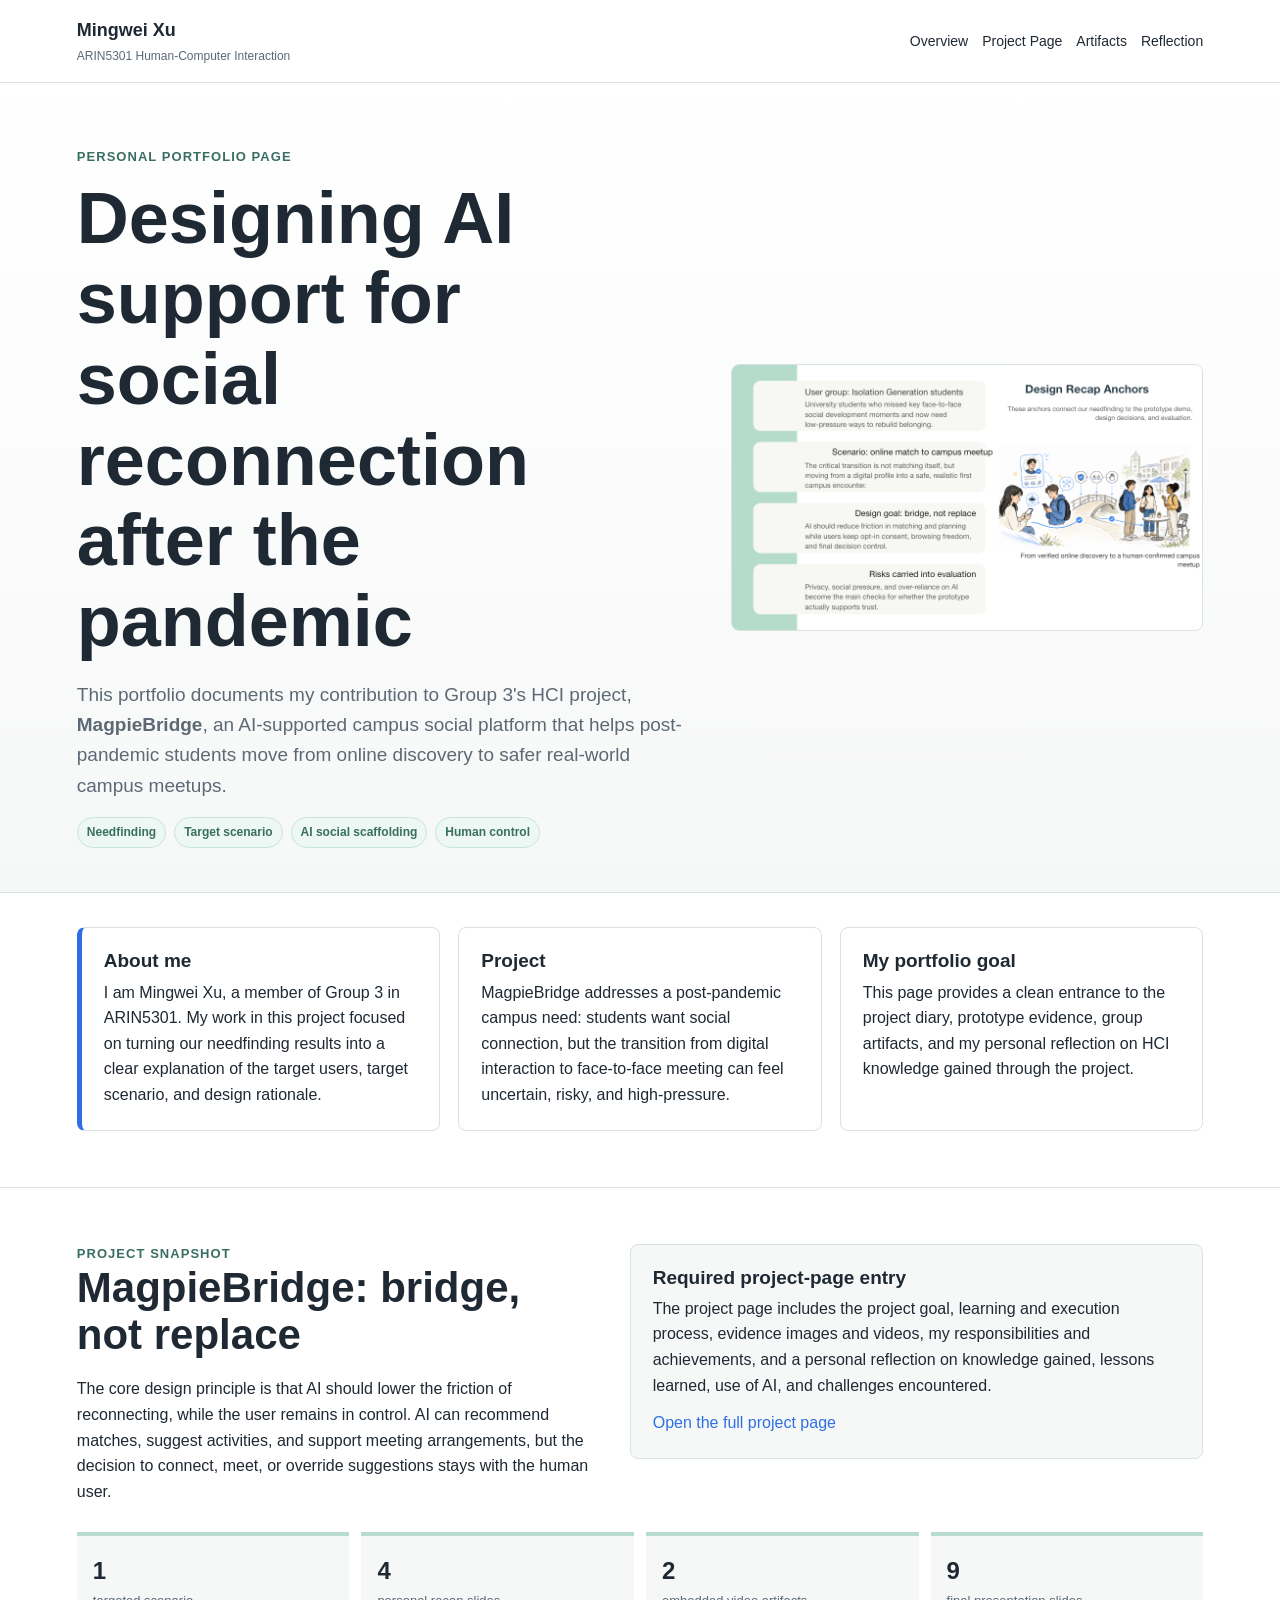
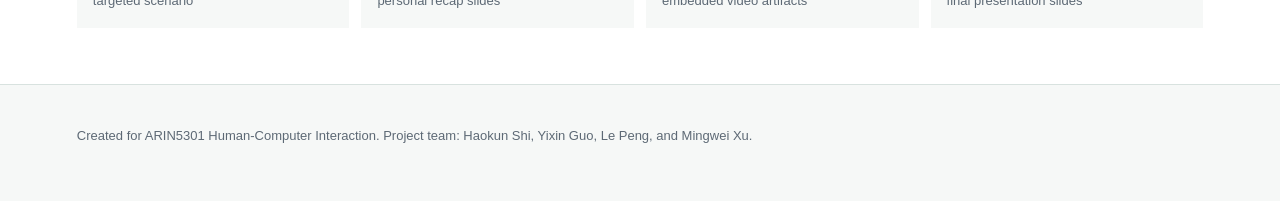
<file: index.html>
<!doctype html>
<html lang="en">
  <head>
    <meta charset="utf-8" />
    <meta name="viewport" content="width=device-width, initial-scale=1" />
    <title>Mingwei Xu | HCI Portfolio</title>
    <link rel="stylesheet" href="styles.css" />
  </head>
  <body>
    <header class="site-header">
      <div class="brand">
        <strong>Mingwei Xu</strong>
        <span>ARIN5301 Human-Computer Interaction</span>
      </div>
      <nav class="nav" aria-label="Main navigation">
        <a href="index.html">Overview</a>
        <a href="project.html">Project Page</a>
        <a href="project.html#artifacts">Artifacts</a>
        <a href="project.html#reflection">Reflection</a>
      </nav>
    </header>

    <main>
      <section class="hero">
        <div>
          <p class="eyebrow">Personal Portfolio Page</p>
          <h1>Designing AI support for social reconnection after the pandemic</h1>
          <p class="lede">
            This portfolio documents my contribution to Group 3's HCI project,
            <strong>MagpieBridge</strong>, an AI-supported campus social platform that helps
            post-pandemic students move from online discovery to safer real-world campus meetups.
          </p>
          <div class="tag-list">
            <span class="tag">Needfinding</span>
            <span class="tag">Target scenario</span>
            <span class="tag">AI social scaffolding</span>
            <span class="tag">Human control</span>
          </div>
        </div>
        <div class="hero-visual">
          <img src="assets/slides/slide-04.png" alt="Design recap slide showing online discovery to human-confirmed campus meetup" />
        </div>
      </section>

      <section class="section tight">
        <div class="intro-grid">
          <article class="panel accent">
            <h3>About me</h3>
            <p>
              I am Mingwei Xu, a member of Group 3 in ARIN5301. My work in this project focused on
              turning our needfinding results into a clear explanation of the target users, target
              scenario, and design rationale.
            </p>
          </article>
          <article class="panel">
            <h3>Project</h3>
            <p>
              MagpieBridge addresses a post-pandemic campus need: students want social connection,
              but the transition from digital interaction to face-to-face meeting can feel uncertain,
              risky, and high-pressure.
            </p>
          </article>
          <article class="panel">
            <h3>My portfolio goal</h3>
            <p>
              This page provides a clean entrance to the project diary, prototype evidence, group
              artifacts, and my personal reflection on HCI knowledge gained through the project.
            </p>
          </article>
        </div>
      </section>

      <section class="section">
        <div class="two-col">
          <div>
            <p class="eyebrow">Project snapshot</p>
            <h2>MagpieBridge: bridge, not replace</h2>
            <p>
              The core design principle is that AI should lower the friction of reconnecting, while
              the user remains in control. AI can recommend matches, suggest activities, and support
              meeting arrangements, but the decision to connect, meet, or override suggestions stays
              with the human user.
            </p>
          </div>
          <div class="panel tint">
            <h3>Required project-page entry</h3>
            <p>
              The project page includes the project goal, learning and execution process, evidence
              images and videos, my responsibilities and achievements, and a personal reflection on
              knowledge gained, lessons learned, use of AI, and challenges encountered.
            </p>
            <p><a href="project.html">Open the full project page</a></p>
          </div>
        </div>
        <div class="metric-row" aria-label="Portfolio highlights">
          <div class="metric">
            <strong>1</strong>
            <span>targeted scenario</span>
          </div>
          <div class="metric">
            <strong>4</strong>
            <span>personal recap slides</span>
          </div>
          <div class="metric">
            <strong>2</strong>
            <span>embedded video artifacts</span>
          </div>
          <div class="metric">
            <strong>9</strong>
            <span>final presentation slides</span>
          </div>
        </div>
      </section>
    </main>

    <footer class="site-footer">
      <p>
        Created for ARIN5301 Human-Computer Interaction. Project team: Haokun Shi, Yixin Guo,
        Le Peng, and Mingwei Xu.
      </p>
    </footer>
  </body>
</html>
</file>
<file: styles.css>
:root {
  --ink: #1f2933;
  --muted: #5d6975;
  --soft: #f6f8f7;
  --line: #d8e2df;
  --mint: #b7dccd;
  --mint-dark: #396f61;
  --blue: #2f6fe4;
  --blue-soft: #e8f0ff;
  --amber: #c3832e;
  --paper: #ffffff;
}

* {
  box-sizing: border-box;
}

html {
  scroll-behavior: smooth;
  max-width: 100%;
  overflow-x: hidden;
}

body {
  width: 100%;
  max-width: 100%;
  margin: 0;
  color: var(--ink);
  background: var(--paper);
  font-family: Arial, Helvetica, sans-serif;
  line-height: 1.6;
  overflow-x: hidden;
}

a {
  color: var(--blue);
  text-decoration: none;
}

a:hover {
  text-decoration: underline;
}

.site-header {
  position: sticky;
  top: 0;
  z-index: 20;
  display: flex;
  justify-content: space-between;
  align-items: center;
  gap: 24px;
  padding: 16px 6vw;
  background: rgba(255, 255, 255, 0.92);
  border-bottom: 1px solid var(--line);
  backdrop-filter: blur(10px);
}

.brand {
  display: flex;
  flex-direction: column;
  gap: 2px;
  min-width: 0;
}

.brand strong {
  font-size: 18px;
}

.brand span {
  color: var(--muted);
  font-size: 12px;
}

.nav {
  display: flex;
  flex-wrap: wrap;
  justify-content: flex-end;
  gap: 14px;
  font-size: 14px;
  min-width: 0;
  max-width: 100%;
}

.nav a {
  color: var(--ink);
}

.hero,
.page-title {
  display: grid;
  grid-template-columns: minmax(0, 1fr) minmax(320px, 0.78fr);
  gap: 48px;
  align-items: center;
  padding: 64px 6vw 44px;
  background: linear-gradient(180deg, #ffffff 0%, var(--soft) 100%);
  overflow: hidden;
}

.page-title {
  grid-template-columns: minmax(0, 1fr) minmax(280px, 0.7fr);
}

.eyebrow {
  margin: 0 0 10px;
  color: var(--mint-dark);
  font-size: 13px;
  font-weight: 700;
  letter-spacing: 0.08em;
  text-transform: uppercase;
}

h1,
h2,
h3 {
  margin: 0;
  line-height: 1.12;
  overflow-wrap: anywhere;
}

h1 {
  max-width: 980px;
  font-size: clamp(42px, 6vw, 72px);
  letter-spacing: 0;
  overflow-wrap: anywhere;
}

h2 {
  font-size: clamp(28px, 3.4vw, 42px);
  margin-bottom: 18px;
}

h3 {
  font-size: 19px;
  margin-bottom: 8px;
}

.lede {
  max-width: 790px;
  margin: 18px 0 0;
  color: var(--muted);
  font-size: 19px;
}

.hero-visual img,
.page-title img,
.media-frame img,
.slide-grid img,
.evidence img {
  display: block;
  width: 100%;
  height: auto;
}

.hero-visual,
.media-frame {
  min-width: 0;
  max-width: 100%;
  overflow: hidden;
  border: 1px solid var(--line);
  border-radius: 8px;
  background: #ffffff;
}

.hero-visual img {
  aspect-ratio: 16 / 9;
  object-fit: cover;
}

.section {
  padding: 56px 6vw;
  border-top: 1px solid var(--line);
}

main,
section,
.hero > *,
.page-title > *,
.two-col > *,
.intro-grid > *,
.artifact-grid > *,
.role-grid > *,
.reflection-grid > *,
.process-grid > *,
.metric-row > *,
.video-grid > *,
.slide-grid > *,
.checklist > *,
.panel,
.artifact-link,
video,
figure {
  min-width: 0;
  max-width: 100%;
}

.section.tight {
  padding-top: 34px;
}

.intro-grid,
.artifact-grid,
.role-grid,
.reflection-grid,
.process-grid {
  display: grid;
  grid-template-columns: repeat(3, minmax(0, 1fr));
  gap: 18px;
}

.two-col {
  display: grid;
  grid-template-columns: minmax(0, 0.95fr) minmax(0, 1.05fr);
  gap: 34px;
  align-items: start;
}

.panel {
  border: 1px solid var(--line);
  border-radius: 8px;
  background: #ffffff;
  padding: 22px;
}

.panel.tint {
  background: var(--soft);
}

.panel.accent {
  border-left: 5px solid var(--blue);
}

.panel p,
.section p {
  margin: 0;
}

.panel p + p,
.section p + p {
  margin-top: 12px;
}

.metric-row {
  display: grid;
  grid-template-columns: repeat(4, minmax(0, 1fr));
  gap: 12px;
  margin-top: 28px;
}

.metric {
  padding: 16px;
  border-top: 4px solid var(--mint);
  background: var(--soft);
}

.metric strong {
  display: block;
  font-size: 24px;
}

.metric span {
  display: block;
  color: var(--muted);
  font-size: 13px;
}

.timeline {
  display: grid;
  gap: 14px;
}

.timeline-item {
  display: grid;
  grid-template-columns: 120px minmax(0, 1fr);
  gap: 18px;
  padding: 16px 0;
  border-top: 1px solid var(--line);
}

.timeline-item:first-child {
  border-top: 0;
}

.time-label {
  color: var(--mint-dark);
  font-weight: 700;
}

.tag-list {
  display: flex;
  flex-wrap: wrap;
  gap: 8px;
  margin-top: 16px;
}

.tag {
  padding: 5px 9px;
  color: var(--mint-dark);
  background: #edf7f3;
  border: 1px solid #c9e5da;
  border-radius: 999px;
  font-size: 12px;
  font-weight: 700;
}

.artifact-list {
  display: grid;
  gap: 12px;
}

.artifact-link {
  display: flex;
  justify-content: space-between;
  gap: 16px;
  padding: 14px 0;
  border-top: 1px solid var(--line);
}

.artifact-link:first-child {
  border-top: 0;
}

.artifact-link span {
  color: var(--muted);
  font-size: 13px;
}

.video-grid {
  display: grid;
  grid-template-columns: repeat(2, minmax(0, 1fr));
  gap: 22px;
}

video {
  display: block;
  width: 100%;
  border: 1px solid var(--line);
  border-radius: 8px;
  background: #111111;
}

.caption {
  margin-top: 8px;
  color: var(--muted);
  font-size: 13px;
}

.slide-grid {
  display: grid;
  grid-template-columns: repeat(3, minmax(0, 1fr));
  gap: 14px;
}

.slide-grid figure,
.evidence figure {
  margin: 0;
  border: 1px solid var(--line);
  border-radius: 8px;
  overflow: hidden;
  background: #ffffff;
}

figcaption {
  padding: 9px 10px;
  color: var(--muted);
  font-size: 12px;
}

.checklist {
  display: grid;
  grid-template-columns: repeat(2, minmax(0, 1fr));
  gap: 12px;
}

.check {
  padding: 12px 14px;
  border: 1px solid var(--line);
  border-left: 4px solid var(--mint-dark);
  border-radius: 8px;
  background: #ffffff;
}

.site-footer {
  padding: 28px 6vw 42px;
  color: var(--muted);
  border-top: 1px solid var(--line);
  background: var(--soft);
  font-size: 13px;
}

@media (max-width: 900px) {
  .hero,
  .page-title,
  .two-col {
    grid-template-columns: 1fr;
  }

  .site-header {
    flex-direction: column;
    align-items: flex-start;
    gap: 10px;
  }

  .nav {
    justify-content: flex-start;
    width: 100%;
  }

  .intro-grid,
  .artifact-grid,
  .role-grid,
  .reflection-grid,
  .process-grid,
  .metric-row,
  .video-grid,
  .slide-grid,
  .checklist {
    grid-template-columns: 1fr;
  }

  .timeline-item {
    grid-template-columns: 1fr;
  }
}

@media (max-width: 560px) {
  .site-header,
  .hero,
  .page-title,
  .section,
  .site-footer {
    padding-left: 24px;
    padding-right: 24px;
  }

  h1 {
    font-size: 34px;
    line-height: 1.08;
  }

  h2 {
    font-size: 28px;
    line-height: 1.12;
  }

  .lede {
    font-size: 16px;
    overflow-wrap: anywhere;
  }

  .nav {
    gap: 8px 12px;
    font-size: 13px;
  }

  .hero-visual,
  .media-frame,
  video,
  figure {
    max-width: 100%;
  }
}

@media (max-width: 420px) {
  .site-header,
  .hero,
  .page-title,
  .section,
  .site-footer {
    padding-left: 20px;
    padding-right: 20px;
  }

  h1 {
    font-size: 31px;
  }

  h2 {
    font-size: 25px;
  }

  .nav {
    font-size: 12px;
  }
}
</file>
